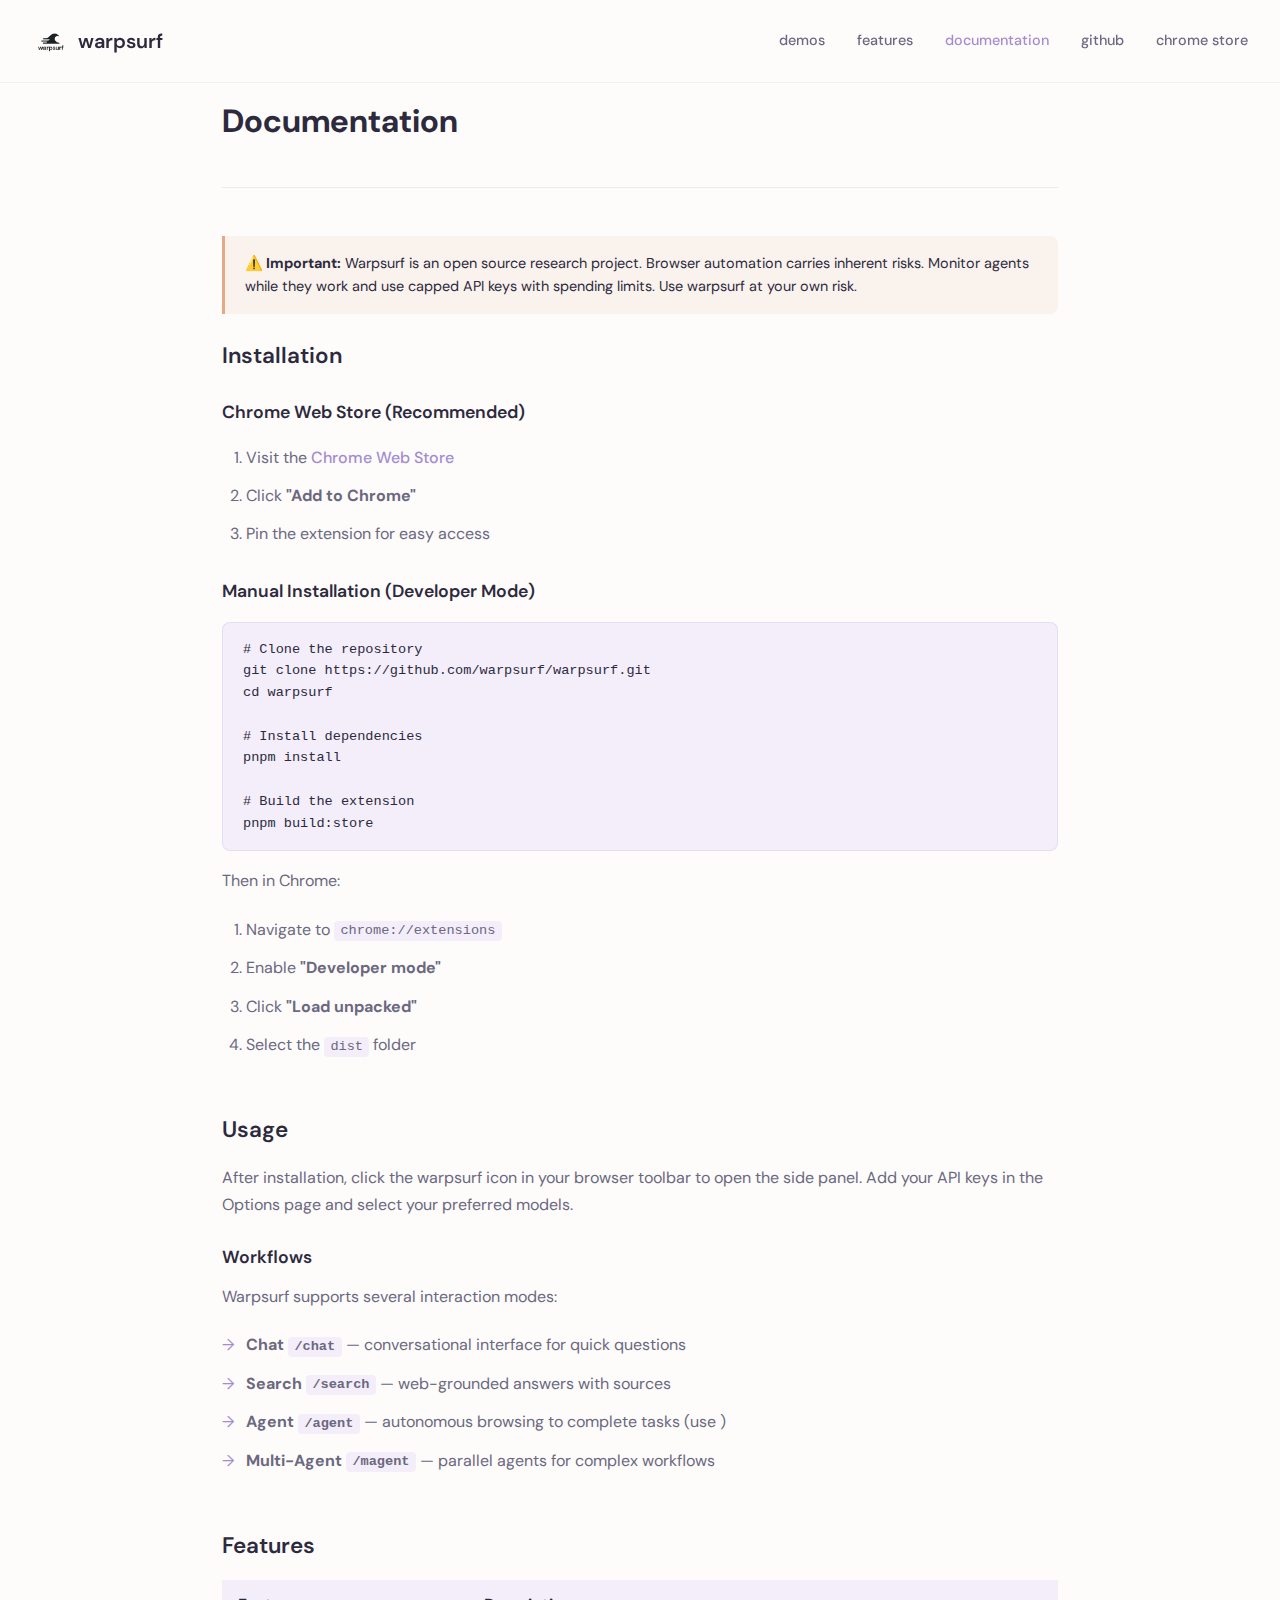
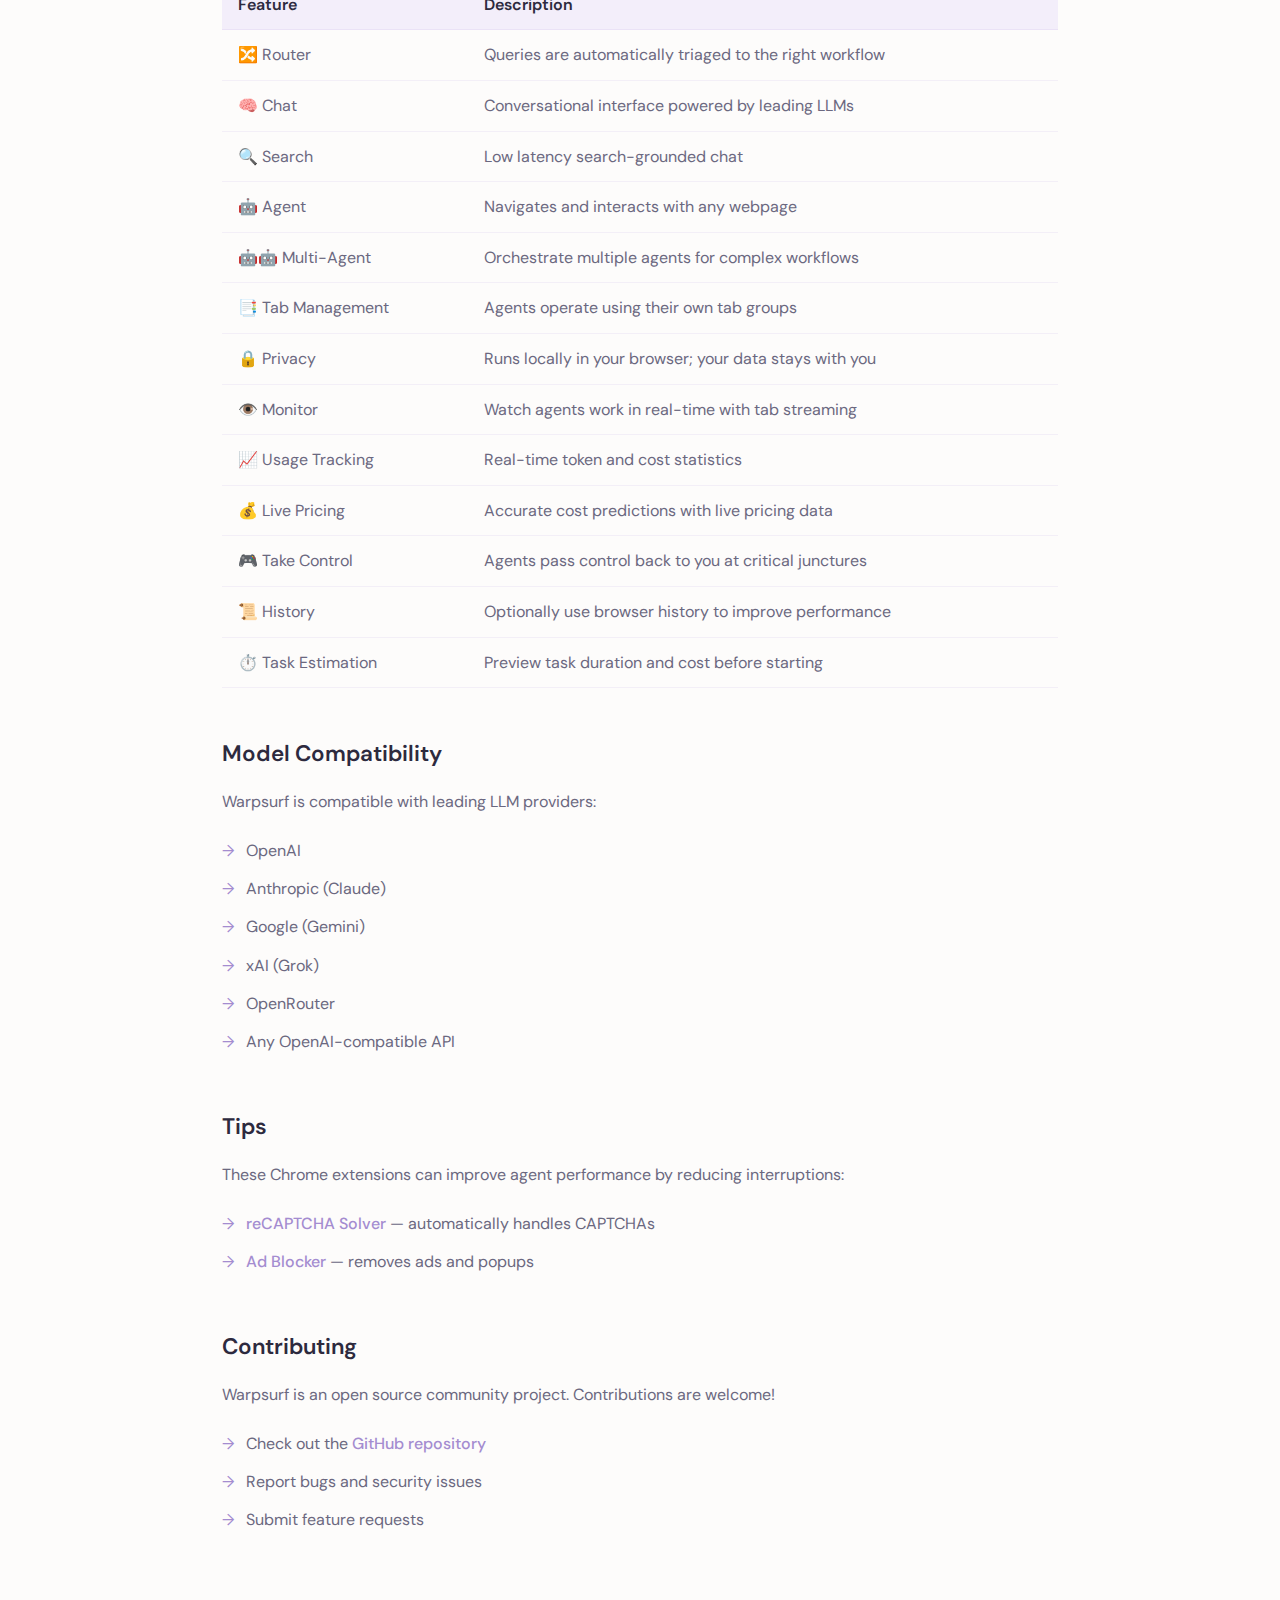
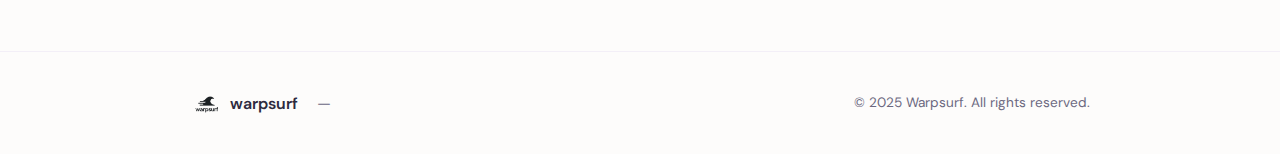
<file: docs.html>
<!DOCTYPE html>
<html lang="en">
<head>
  <meta charset="UTF-8">
  <meta name="viewport" content="width=device-width, initial-scale=1.0">
  <title>warpsurf — documentation</title>
  <link rel="icon" type="image/png" href="images/favicon.png">
  <link rel="preconnect" href="https://fonts.googleapis.com">
  <link rel="preconnect" href="https://fonts.gstatic.com" crossorigin>
  <link href="https://fonts.googleapis.com/css2?family=DM+Sans:wght@400;500;600;700&family=Playfair+Display:wght@600&display=swap" rel="stylesheet">
  <link rel="stylesheet" href="styles/common.css">
  <style>
    /* Documentation Styles */
    .docs-container {
      max-width: 900px;
      margin: 0 auto;
      padding: 6rem 2rem 4rem;
    }

    .docs-header {
      margin-bottom: 3rem;
      padding-bottom: 2rem;
      border-bottom: 1px solid rgba(155, 125, 212, 0.15);
    }

    .docs-header h1 {
      font-size: 2rem;
      font-weight: 700;
      margin-bottom: 0.5rem;
    }

    .docs-header p {
      color: var(--text-muted);
      font-size: 1rem;
    }

    /* Sections */
    .docs-section {
      margin-bottom: 3rem;
    }

    .docs-section h2 {
      font-size: 1.4rem;
      font-weight: 600;
      margin-bottom: 1rem;
      color: var(--text-dark);
    }

    .docs-section h3 {
      font-size: 1.1rem;
      font-weight: 600;
      margin: 1.5rem 0 0.75rem;
      color: var(--text-dark);
    }

    .docs-section p {
      color: var(--text-muted);
      margin-bottom: 1rem;
      line-height: 1.7;
    }

    .docs-section ul {
      list-style: none;
      margin-bottom: 1rem;
    }

    .docs-section ul li {
      color: var(--text-muted);
      padding: 0.4rem 0;
      padding-left: 1.5rem;
      position: relative;
    }

    .docs-section ul li::before {
      content: "→";
      position: absolute;
      left: 0;
      color: var(--accent-purple);
    }

    .docs-section ol {
      margin-bottom: 1rem;
      padding-left: 1.5rem;
    }

    .docs-section ol li {
      color: var(--text-muted);
      padding: 0.4rem 0;
    }

    /* Feature table */
    .feature-table {
      width: 100%;
      border-collapse: collapse;
      margin: 1rem 0;
    }

    .feature-table th,
    .feature-table td {
      text-align: left;
      padding: 0.75rem 1rem;
      border-bottom: 1px solid rgba(155, 125, 212, 0.1);
    }

    .feature-table th {
      font-weight: 600;
      color: var(--text-dark);
      background: var(--pale-purple);
    }

    .feature-table td {
      color: var(--text-muted);
    }

    .feature-table tr:hover td {
      background: rgba(243, 238, 250, 0.5);
    }

    /* Links */
    .docs-section a {
      color: var(--accent-purple);
      text-decoration: none;
      font-weight: 500;
    }

    .docs-section a:hover {
      text-decoration: underline;
    }

    /* Footer - page specific overrides */
    footer {
      padding: 2rem;
    }

    .footer-content {
      max-width: 900px;
    }

    .footer-logo::after {
      content: "—";
      margin-left: 0.75rem;
      color: var(--text-muted);
      font-weight: 400;
    }

    /* Responsive */
    @media (max-width: 768px) {
      .docs-container {
        padding: 5rem 1.5rem 3rem;
      }

      .docs-header h1 {
        font-size: 1.6rem;
      }

      .feature-table {
        font-size: 0.85rem;
      }

      .feature-table th,
      .feature-table td {
        padding: 0.5rem;
      }
    }
  </style>
</head>
<body>

  <nav>
    <a href="index.html" class="logo"><img src="images/favicon.png" alt="warpsurf" class="logo-icon">warpsurf</a>
    <div class="nav-links">
      <a href="index.html#demo">demos</a>
      <a href="index.html#features">features</a>
      <a href="docs.html" class="active">documentation</a>
      <a href="https://github.com/warpsurf/warpsurf" target="_blank">github</a>
      <a href="https://chromewebstore.google.com/detail/warpsurf/ekmohjijmhcdpgficcolmennloeljhod" target="_blank">chrome store</a>
    </div>
  </nav>

  <div class="docs-container">

    <div class="docs-header">
      <h1>Documentation</h1>
    </div>

    <!-- Warning -->
    <div class="warning-box">
      <p><strong>⚠️ Important:</strong> Warpsurf is an open source research project. Browser automation carries inherent risks. Monitor agents while they work and use capped API keys with spending limits. Use warpsurf at your own risk.</p>
    </div>

    <!-- Installation -->
    <section class="docs-section" id="installation">
      <h2>Installation</h2>

      <h3>Chrome Web Store (Recommended)</h3>
      <ol>
        <li>Visit the <a href="https://chromewebstore.google.com/detail/warpsurf/ekmohjijmhcdpgficcolmennloeljhod" target="_blank">Chrome Web Store</a></li>
        <li>Click <strong>"Add to Chrome"</strong></li>
        <li>Pin the extension for easy access</li>
      </ol>

      <h3>Manual Installation (Developer Mode)</h3>
      <div class="code-block">
<code># Clone the repository
git clone https://github.com/warpsurf/warpsurf.git
cd warpsurf

# Install dependencies
pnpm install

# Build the extension
pnpm build:store</code>
      </div>
      <p>Then in Chrome:</p>
      <ol>
        <li>Navigate to <span class="inline-code">chrome://extensions</span></li>
        <li>Enable <strong>"Developer mode"</strong></li>
        <li>Click <strong>"Load unpacked"</strong></li>
        <li>Select the <span class="inline-code">dist</span> folder</li>
      </ol>
    </section>

    <!-- Usage -->
    <section class="docs-section" id="usage">
      <h2>Usage</h2>
      <p>After installation, click the warpsurf icon in your browser toolbar to open the side panel. Add your API keys in the Options page and select your preferred models.</p>

      <h3>Workflows</h3>
      <p>Warpsurf supports several interaction modes:</p>
      <ul>
        <li><strong>Chat <span class="inline-code">/chat</span></strong> — conversational interface for quick questions</li>
        <li><strong>Search <span class="inline-code">/search</span></strong> — web-grounded answers with sources</li>
        <li><strong>Agent <span class="inline-code">/agent</span></strong> — autonomous browsing to complete tasks (use )</li>
        <li><strong>Multi-Agent <span class="inline-code">/magent</span></strong> — parallel agents for complex workflows</li>
      </ul>

    </section>

    <!-- Features -->
    <section class="docs-section" id="features">
      <h2>Features</h2>
      <table class="feature-table">
        <thead>
          <tr>
            <th>Feature</th>
            <th>Description</th>
          </tr>
        </thead>
        <tbody>
          <tr>
            <td>🔀 Router</td>
            <td>Queries are automatically triaged to the right workflow</td>
          </tr>
          <tr>
            <td>🧠 Chat</td>
            <td>Conversational interface powered by leading LLMs</td>
          </tr>
          <tr>
            <td>🔍 Search</td>
            <td>Low latency search-grounded chat</td>
          </tr>
          <tr>
            <td>🤖 Agent</td>
            <td>Navigates and interacts with any webpage</td>
          </tr>
          <tr>
            <td>🤖🤖 Multi-Agent</td>
            <td>Orchestrate multiple agents for complex workflows</td>
          </tr>
          <tr>
            <td>📑 Tab Management</td>
            <td>Agents operate using their own tab groups</td>
          </tr>
          <tr>
            <td>🔒 Privacy</td>
            <td>Runs locally in your browser; your data stays with you</td>
          </tr>
          <tr>
            <td>👁️ Monitor</td>
            <td>Watch agents work in real-time with tab streaming</td>
          </tr>
          <tr>
            <td>📈 Usage Tracking</td>
            <td>Real-time token and cost statistics</td>
          </tr>
          <tr>
            <td>💰 Live Pricing</td>
            <td>Accurate cost predictions with live pricing data</td>
          </tr>
          <tr>
            <td>🎮 Take Control</td>
            <td>Agents pass control back to you at critical junctures</td>
          </tr>
          <tr>
            <td>📜 History</td>
            <td>Optionally use browser history to improve performance</td>
          </tr>
          <tr>
            <td>⏱️ Task Estimation</td>
            <td>Preview task duration and cost before starting</td>
          </tr>
        </tbody>
      </table>
    </section>

    <!-- Model Compatibility -->
    <section class="docs-section" id="models">
      <h2>Model Compatibility</h2>
      <p>Warpsurf is compatible with leading LLM providers:</p>
      <ul>
        <li>OpenAI</li>
        <li>Anthropic (Claude)</li>
        <li>Google (Gemini)</li>
        <li>xAI (Grok)</li>
        <li>OpenRouter</li>
        <li>Any OpenAI-compatible API</li>
      </ul>
    </section>

    <!-- Tips -->
    <section class="docs-section" id="tips">
      <h2>Tips</h2>
      <p>These Chrome extensions can improve agent performance by reducing interruptions:</p>
      <ul>
        <li><a href="https://chromewebstore.google.com/detail/recaptcha-solver-auto-cap/infdcenbdoibcacogknkjleclhnjdmfh" target="_blank">reCAPTCHA Solver</a> — automatically handles CAPTCHAs</li>
        <li><a href="https://chromewebstore.google.com/detail/ad-blocker-stands-adblock/lgblnfidahcdcjddiepkckcfdhpknnjh" target="_blank">Ad Blocker</a> — removes ads and popups</li>
      </ul>
    </section>

    <!-- Contributing -->
    <section class="docs-section" id="contributing">
      <h2>Contributing</h2>
      <p>Warpsurf is an open source community project. Contributions are welcome!</p>
      <ul>
        <li>Check out the <a href="https://github.com/warpsurf/warpsurf" target="_blank">GitHub repository</a></li>
        <li>Report bugs and security issues</li>
        <li>Submit feature requests</li>
      </ul>
    </section>

  </div>

  <!-- Footer -->
  <footer>
    <div class="footer-content">
      <span class="footer-logo"><img src="images/favicon.png" alt="" class="footer-logo-icon">warpsurf</span>
      <span class="footer-copyright">© 2025 Warpsurf. All rights reserved.</span>
    </div>
  </footer>

</body>
</html>
</file>
<file: styles/common.css>
/* ==========================================================================
   Warpsurf Common Styles
   Shared styles across all landing pages
   ========================================================================== */

/* --------------------------------------------------------------------------
   CSS Variables
   -------------------------------------------------------------------------- */
:root {
  --pale-orange: #FEF0E6;
  --pale-purple: #F3EEFA;
  --accent-orange: #e5a98a;
  --accent-purple: #a48cd0;
  --text-dark: #2D2A3E;
  --text-muted: #6B6880;
  --white: #FFFFFF;
  --off-white: #FDFCFB;
}

/* --------------------------------------------------------------------------
   Reset & Base
   -------------------------------------------------------------------------- */
* {
  margin: 0;
  padding: 0;
  box-sizing: border-box;
}

html {
  scroll-behavior: smooth;
}

body {
  font-family: 'DM Sans', sans-serif;
  color: var(--text-dark);
  line-height: 1.6;
  background: var(--off-white);
}

/* --------------------------------------------------------------------------
   Navigation
   -------------------------------------------------------------------------- */
nav {
  position: fixed;
  top: 0;
  left: 0;
  right: 0;
  padding: 1.25rem 2rem;
  display: flex;
  justify-content: space-between;
  align-items: center;
  background: rgba(253, 252, 251, 0.95);
  backdrop-filter: blur(10px);
  z-index: 1000;
  border-bottom: 1px solid rgba(155, 125, 212, 0.1);
}

.logo {
  font-family: 'DM Sans', sans-serif;
  font-size: 1.25rem;
  font-weight: 600;
  color: var(--text-dark);
  text-decoration: none;
  display: flex;
  align-items: center;
  gap: 0.5rem;
}

.logo-icon {
  width: 38px;
  height: 38px;
  margin-top: 4px;
}

.nav-links {
  display: flex;
  gap: 2rem;
  align-items: center;
}

.nav-links a {
  text-decoration: none;
  color: var(--text-muted);
  font-size: 0.9rem;
  font-weight: 500;
  transition: color 0.2s ease;
}

.nav-links a:hover {
  color: var(--accent-purple);
}

.nav-links a.active {
  color: var(--accent-purple);
}

/* --------------------------------------------------------------------------
   Buttons
   -------------------------------------------------------------------------- */
.btn {
  display: inline-flex;
  align-items: center;
  gap: 0.5rem;
  padding: 0.6rem 1.25rem;
  border-radius: 6px;
  font-weight: 500;
  font-size: 0.9rem;
  text-decoration: none;
  transition: all 0.2s ease;
  cursor: pointer;
  border: none;
}

.btn-primary {
  background: var(--accent-purple);
  color: var(--white);
}

.btn-primary:hover {
  background: #9578c0;
}

.btn-secondary {
  background: var(--white);
  color: var(--text-dark);
  border: 1px solid rgba(155, 125, 212, 0.3);
}

.btn-secondary:hover {
  border-color: var(--accent-purple);
  background: var(--pale-purple);
}

.btn-github {
  background: var(--pale-orange);
  border: 1px solid rgba(229, 169, 138, 0.3);
}

.btn-github:hover {
  border-color: var(--accent-orange);
  background: #fce5d8;
}

.btn-docs {
  background: #e8f5e9;
  border: 1px solid rgba(76, 175, 80, 0.3);
}

.btn-docs:hover {
  border-color: #4caf50;
  background: #c8e6c9;
}

.btn-icon-only {
  padding: 0.6rem;
  min-width: auto;
}

/* --------------------------------------------------------------------------
   Container
   -------------------------------------------------------------------------- */
.container {
  max-width: 1100px;
  margin: 0 auto;
}

/* --------------------------------------------------------------------------
   Section Header
   -------------------------------------------------------------------------- */
.section-header {
  text-align: center;
  margin-bottom: 1.5rem;
}

.section-header h2 {
  font-size: 1.25rem;
  font-weight: 600;
  margin-bottom: 0;
}

.section-header p {
  color: var(--text-muted);
  font-size: 0.9rem;
  max-width: 500px;
  margin: 0 auto;
}

/* --------------------------------------------------------------------------
   Footer
   -------------------------------------------------------------------------- */
footer {
  padding: 3rem 2rem;
  background: var(--off-white);
  border-top: 1px solid rgba(155, 125, 212, 0.1);
  position: relative;
}

.footer-content {
  max-width: 1100px;
  margin: 0 auto;
  display: flex;
  justify-content: space-between;
  align-items: center;
  flex-wrap: wrap;
  gap: 1.5rem;
}

.footer-centered {
  justify-content: center;
  align-items: center;
  gap: 0.5rem;
}

.footer-logo {
  font-size: 1rem;
  font-weight: 600;
  color: var(--text-dark);
  display: flex;
  align-items: center;
  gap: 0.4rem;
}

.footer-logo-icon {
  width: 34px;
  height: 34px;
  margin-top: 4px;
}

.footer-divider {
  color: var(--text-muted);
  font-weight: 300;
}

.footer-copyright {
  color: var(--text-muted);
  font-size: 0.85rem;
}

/* --------------------------------------------------------------------------
   Info & Warning Boxes
   -------------------------------------------------------------------------- */
.warning-box {
  background: rgba(229, 169, 138, 0.12);
  border-left: 3px solid var(--accent-orange);
  padding: 1rem 1.25rem;
  border-radius: 0 8px 8px 0;
  margin: 1.5rem 0;
}

.warning-box p {
  margin: 0;
  color: var(--text-dark);
  font-size: 0.9rem;
}

.warning-box strong {
  color: var(--text-dark);
}

.info-box {
  background: var(--pale-purple);
  border-left: 3px solid var(--accent-purple);
  padding: 1rem 1.25rem;
  border-radius: 0 8px 8px 0;
  margin: 1.5rem 0;
}

.info-box p {
  margin: 0;
  color: var(--text-dark);
  font-size: 0.9rem;
}

/* --------------------------------------------------------------------------
   Code Blocks
   -------------------------------------------------------------------------- */
.code-block {
  background: var(--pale-purple);
  border-radius: 8px;
  padding: 1rem 1.25rem;
  margin: 1rem 0;
  overflow-x: auto;
  font-family: 'SF Mono', Monaco, 'Courier New', monospace;
  font-size: 0.85rem;
  color: var(--text-dark);
  border: 1px solid rgba(155, 125, 212, 0.15);
}

.code-block code {
  display: block;
  white-space: pre;
}

.inline-code {
  background: var(--pale-purple);
  padding: 0.15rem 0.4rem;
  border-radius: 4px;
  font-family: 'SF Mono', Monaco, 'Courier New', monospace;
  font-size: 0.85em;
}

/* --------------------------------------------------------------------------
   Responsive - Navigation
   -------------------------------------------------------------------------- */
@media (max-width: 768px) {
  nav {
    padding: 0.75rem 1rem;
  }

  .nav-links {
    display: none;
  }

  .footer-content {
    flex-direction: column;
    text-align: center;
    gap: 1rem;
  }

  .footer-links {
    flex-wrap: wrap;
    justify-content: center;
    gap: 1rem;
  }
}
</file>
